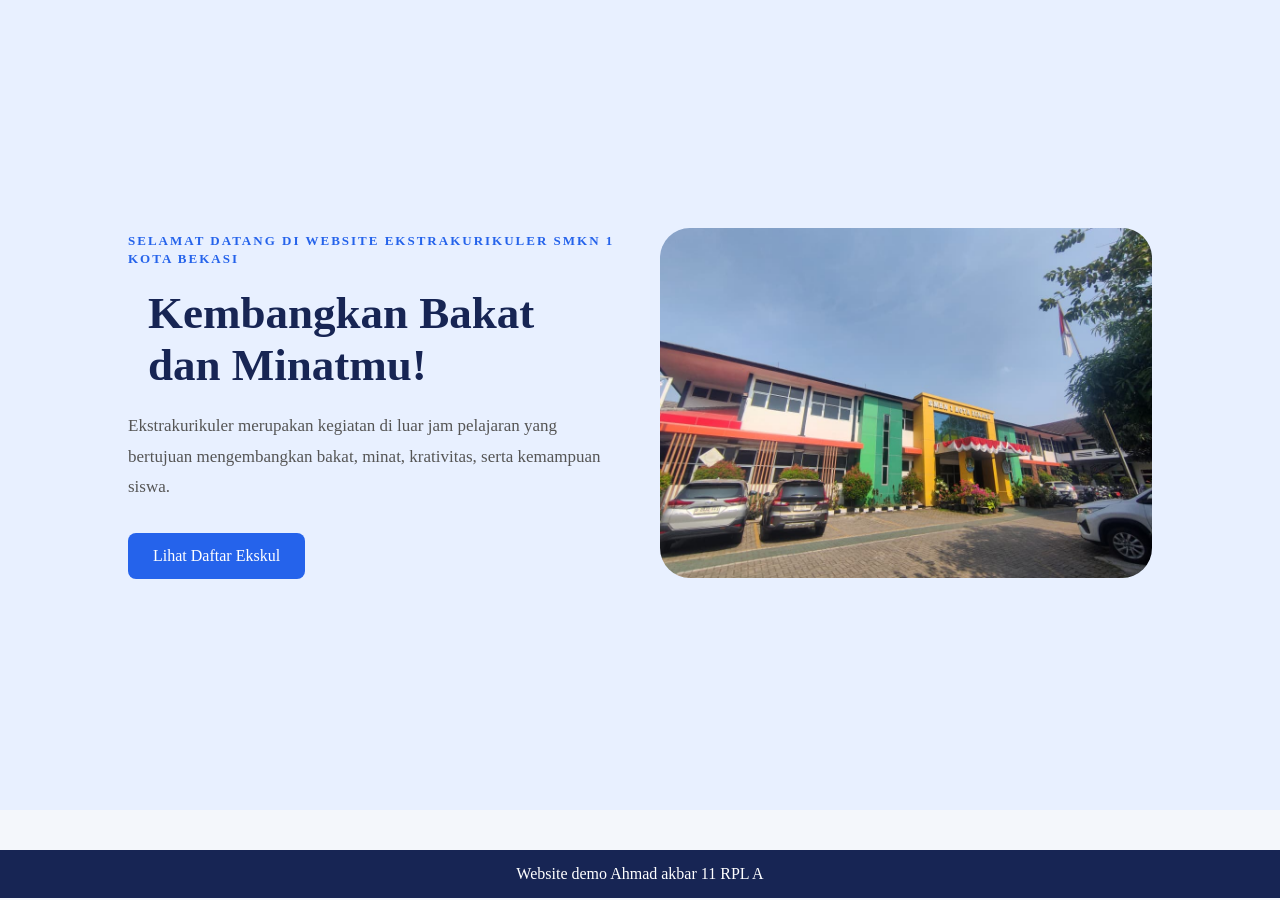
<file: index.html>
<!doctype html>
<html lang="en">
  <head>
    <meta charset="UTF-8" />
    <meta name="viewport" content="width=device-width, initial-scale=1.0" />
    <title>Ekstrakurikuler Sekolah</title>
    <link rel="stylesheet" href="style.css" />
  </head>
  <body>
    <section class="hero">
      <div class="hero-content">
        <span class="subtitle">
          SELAMAT DATANG DI WEBSITE EKSTRAKURIKULER SMKN 1 KOTA BEKASI</span
        >
        <h1>Kembangkan Bakat dan Minatmu!</h1>
        <p>
          Ekstrakurikuler merupakan kegiatan di luar jam pelajaran yang
          bertujuan mengembangkan bakat, minat, krativitas, serta kemampuan
          siswa.
        </p>
        <a href="ekskul.html" class="btn">Lihat Daftar Ekskul</a>
      </div>
      <div class="hero-image">
        <img src="Foto/Foto SMKN 1.jpeg" alt="Foto Sekolah" />
      </div>
    </section>
    <footer>
      <p>Website demo Ahmad akbar 11 RPL A</p>
    </footer>
  </body>
</html>
</file>
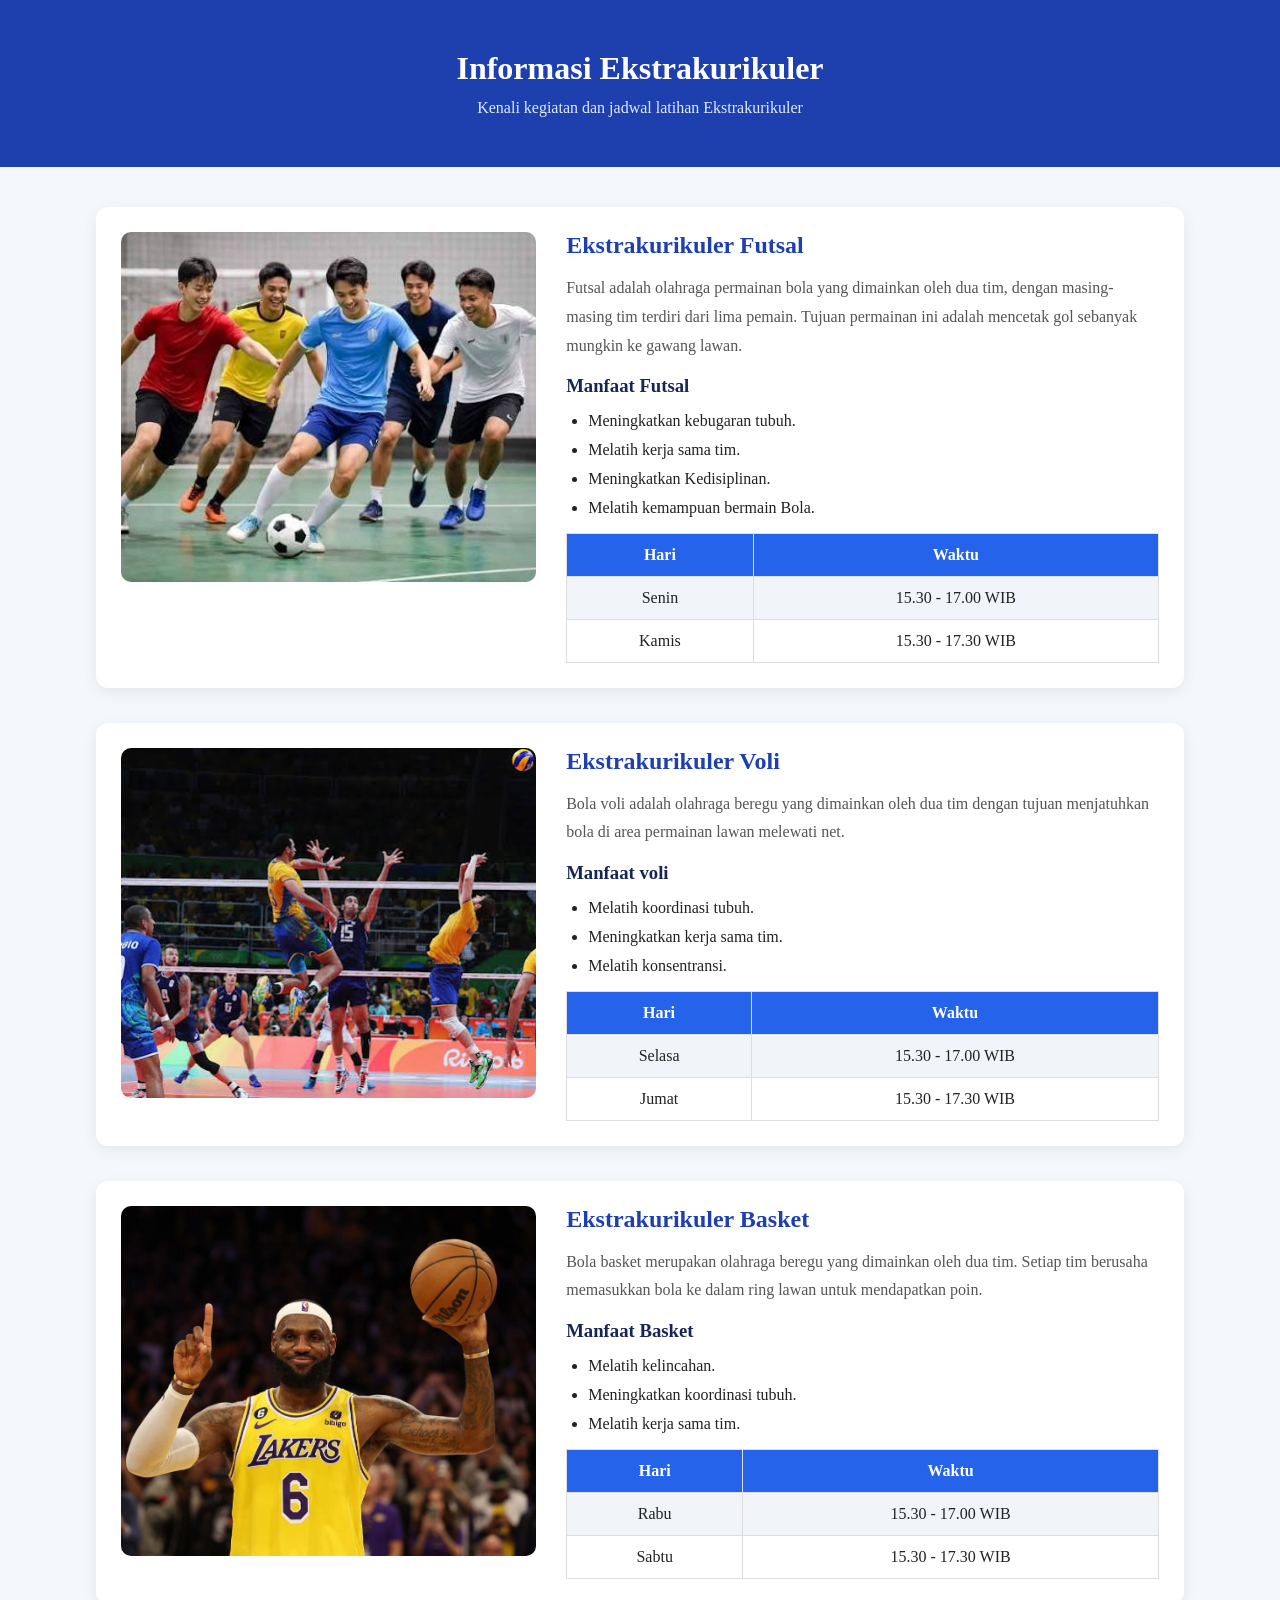
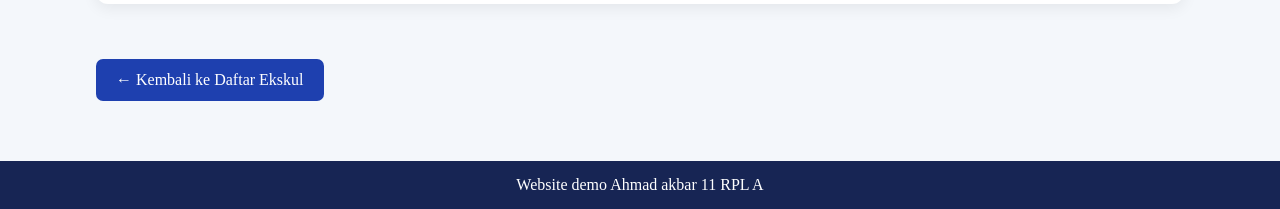
<file: detail.html>
<!doctype html>
<html lang="en">
  <head>
    <meta charset="UTF-8" />
    <meta name="viewport" content="width=device-width, initial-scale=1.0" />
    <title>Detail Ekskul</title>
    <link rel="stylesheet" href="style.css" />
  </head>
  <body>
    <header class="page-header">
      <h1>Informasi Ekstrakurikuler</h1>
      <p>Kenali kegiatan dan jadwal latihan Ekstrakurikuler</p>
    </header>
    <main class="detail-container">
      <!-- detail futsal -->
      <section class="detail-card" id="futsal">
        <img src="Foto/futsal.jpg" alt="Futsal" />
        <div class="detail-content">
          <h2>Ekstrakurikuler Futsal</h2>
          <p>
            Futsal adalah olahraga permainan bola yang dimainkan oleh dua tim,
            dengan masing-masing tim terdiri dari lima pemain. Tujuan permainan
            ini adalah mencetak gol sebanyak mungkin ke gawang lawan.
          </p>
          <h3>Manfaat Futsal</h3>
          <ul>
            <li>Meningkatkan kebugaran tubuh.</li>
            <li>Melatih kerja sama tim.</li>
            <li>Meningkatkan Kedisiplinan.</li>
            <li>Melatih kemampuan bermain Bola.</li>
          </ul>
          <table>
            <tr>
              <th>Hari</th>
              <th>Waktu</th>
            </tr>
            <tr>
              <td>Senin</td>
              <td>15.30 - 17.00 WIB</td>
            </tr>
            <tr>
              <td>Kamis</td>
              <td>15.30 - 17.30 WIB</td>
            </tr>
          </table>
        </div>
      </section>

      <!-- detail voli -->
      <section class="detail-card" id="voli">
        <img src="Foto/volly.jpg" alt="voli" />
        <div class="detail-content">
          <h2>Ekstrakurikuler Voli</h2>
          <p>
            Bola voli adalah olahraga beregu yang dimainkan oleh dua tim dengan
            tujuan menjatuhkan bola di area permainan lawan melewati net.
          </p>
          <h3>Manfaat voli</h3>
          <ul>
            <li>Melatih koordinasi tubuh.</li>
            <li>Meningkatkan kerja sama tim.</li>
            <li>Melatih konsentransi.</li>
          </ul>
          <table>
            <tr>
              <th>Hari</th>
              <th>Waktu</th>
            </tr>
            <tr>
              <td>Selasa</td>
              <td>15.30 - 17.00 WIB</td>
            </tr>
            <tr>
              <td>Jumat</td>
              <td>15.30 - 17.30 WIB</td>
            </tr>
          </table>
        </div>
      </section>

      <!-- detail basket -->
      <section class="detail-card" id="basket">
        <img src="Foto/lebron.jpg" alt="Basket" />
        <div class="detail-content">
          <h2>Ekstrakurikuler Basket</h2>
          <p>
            Bola basket merupakan olahraga beregu yang dimainkan oleh dua tim.
            Setiap tim berusaha memasukkan bola ke dalam ring lawan untuk
            mendapatkan poin.
          </p>
          <h3>Manfaat Basket</h3>
          <ul>
            <li>Melatih kelincahan.</li>
            <li>Meningkatkan koordinasi tubuh.</li>
            <li>Melatih kerja sama tim.</li>
          </ul>
          <table>
            <tr>
              <th>Hari</th>
              <th>Waktu</th>
            </tr>
            <tr>
              <td>Rabu</td>
              <td>15.30 - 17.00 WIB</td>
            </tr>
            <tr>
              <td>Sabtu</td>
              <td>15.30 - 17.30 WIB</td>
            </tr>
          </table>
        </div>
      </section>
      <a href="ekskul.html" class="back-btn"> ← Kembali ke Daftar Ekskul </a>
    </main>
    <footer>
      <p>Website demo Ahmad akbar 11 RPL A</p>
    </footer>
  </body>
</html>
</file>
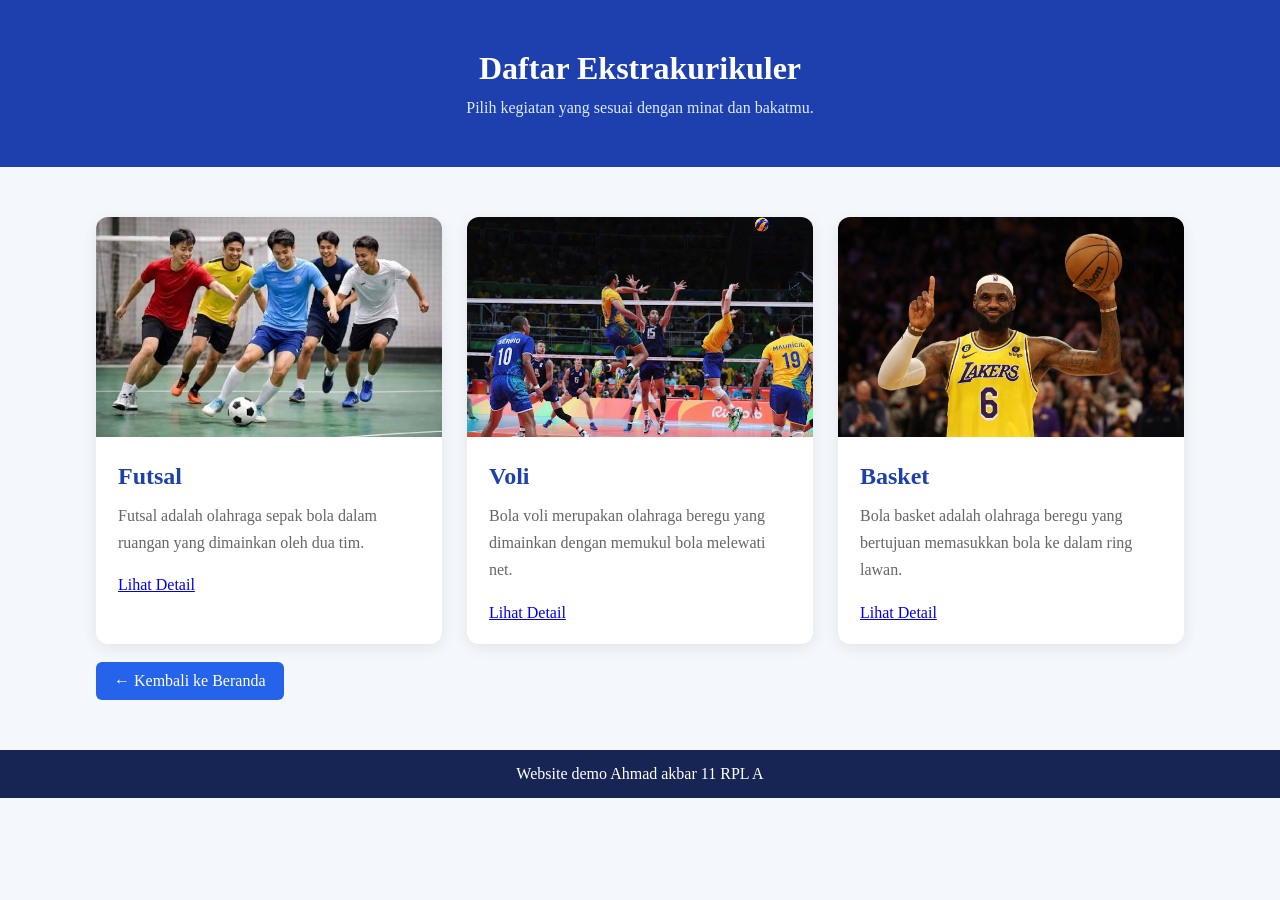
<file: ekskul.html>
<!doctype html>
<html lang="en">
  <head>
    <meta charset="UTF-8" />
    <meta name="viewport" content="width=device-width, initial-scale=1.0" />
    <title>Daftar Ekskul</title>
    <link rel="stylesheet" href="style.css" />
  </head>
  <body>
    <header class="page-header">
      <h1>Daftar Ekstrakurikuler</h1>
      <p>Pilih kegiatan yang sesuai dengan minat dan bakatmu.</p>
    </header>

    <main class="container">
      <div class="card-container">
        <!-- FUTSAL -->
        <div class="card">
          <a href="detail.html#futsal">
            <img src="Foto/futsal.jpg" alt="Ekskul Futsal" />
          </a>
          <div class="card-content">
            <h2>Futsal</h2>
            <p>
              Futsal adalah olahraga sepak bola dalam ruangan yang dimainkan
              oleh dua tim.
            </p>
            <a href="detail.html#futsal" class="btn-card"> Lihat Detail </a>
          </div>
        </div>

        <!-- VOLI -->
        <div class="card">
          <a href="detail.html#voli">
            <img src="Foto/volly.jpg" alt="Ekskul Voli" />
          </a>
          <div class="card-content">
            <h2>Voli</h2>
            <p>
              Bola voli merupakan olahraga beregu yang dimainkan dengan memukul
              bola melewati net.
            </p>
            <a href="detail.html#voli" class="btn-card"> Lihat Detail </a>
          </div>
        </div>

        <!-- BASKET -->
        <div class="card">
          <a href="detail.html#basket">
            <img src="Foto/lebron.jpg" alt="Ekskul Basket" />
          </a>
          <div class="card-content">
            <h2>Basket</h2>
            <p>
              Bola basket adalah olahraga beregu yang bertujuan memasukkan bola
              ke dalam ring lawan.
            </p>
            <a href="detail.html#basket" class="btn-card"> Lihat Detail </a>
          </div>
        </div>
      </div>
      <br />
      <a href="index.html" class="back-card">← Kembali ke Beranda</a>
    </main>
    <footer>
      <p>Website demo Ahmad akbar 11 RPL A</p>
    </footer>
  </body>
</html>
</file>
<file: style.css>
* {
  margin: 0;
  padding: 0;
  box-sizing: border-box;
  font-family: "Times New Roman", Times, serif;
}
body {
  background-color: #f4f7fb;
  color: #222;
}
/* halaman 1 */
.hero {
  min-height: 90vh;
  display: flex;
  align-items: center;
  justify-content: space-between;
  gap: 40px;
  padding: 60px 10%;
  background: #e8f0ff;
}
.hero-content {
  flex: 1;
}
.subtitle {
  color: #2563eb;
  font-weight: bold;
  letter-spacing: 2px;
  font-size: 13px;
}
.hero h1 {
  font-size: 45px;
  margin: 20px;
  color: #172554;
}
.hero p {
  font-size: 17px;
  line-height: 1.8;
  margin-bottom: 30px;
  color: #555;
}
.hero-image {
  flex: 1;
}
.hero-image img {
  width: 100%;
  height: 350px;
  object-fit: cover;
  border-radius: 30px;
}
.btn {
  display: inline-block;
  background: #2563eb;
  color: white;
  text-decoration: none;
  padding: 14px 25px;
  border-radius: 8px;
  transition: 0.3s;
}
.btn:hover {
  background: #1e40af;
}
footer {
  text-align: center;
  background: #172554;
  color: white;
  padding: 15px;
  margin-top: 40px;
}
/* header halaman */
.page-header {
  text-align: center;
  background: #1e40af;
  color: white;
  padding: 50px 20px;
}
.page-header h1 {
  margin-bottom: 12px;
  font-size: 32px;
}
.page-header p {
  color: #dbeafe;
}
/* Halaman 2 */
.container {
  width: 85%;
  margin: 50px auto;
}

.card-container {
  display: grid;
  grid-template-columns: repeat(3, 1fr);
  gap: 25px;
}

.card {
  background: white;
  border-radius: 12px;
  overflow: hidden;
  box-shadow: 0 4px 15px rgba(0, 0, 0, 0.08);
  transition: 0.3s;
}

.card:hover {
  transform: translateY(-7px);
}

.card img {
  width: 100%;
  height: 220px;
  object-fit: cover;
  cursor: pointer;
}

.card-content {
  padding: 22px;
}

.card-content h2 {
  color: #1e40af;
  margin-bottom: 12px;
}

.card-content p {
  color: #666;
  line-height: 1.7;
  margin-bottom: 20px;
}

.back-card {
  display: inline-block;
  background: #2563eb;
  color: white;
  text-decoration: none;
  padding: 10px 18px;
  border-radius: 6px;
}
/* halaman 3 */
.detail-container {
  width: 85%;
  margin: 40px auto;
}

.detail-card {
  background: white;
  display: flex;
  gap: 30px;
  padding: 25px;
  margin-bottom: 35px;
  border-radius: 12px;
  box-shadow: 0 4px 15px rgba(0, 0, 0, 0.07);
  scroll-margin-top: 20px;
}

.detail-card img {
  width: 40%;
  height: 350px;
  object-fit: cover;
  border-radius: 10px;
}

.detail-content {
  flex: 1;
}

.detail-content h2 {
  color: #1e40af;
  margin-bottom: 15px;
}

.detail-content p {
  line-height: 1.8;
  color: #555;
  margin-bottom: 15px;
}

.detail-content h3 {
  margin: 15px 0 10px;
  color: #172554;
}

.detail-content ul {
  padding-left: 22px;
  line-height: 1.8;
}

/* tabel jadwal */
table {
  width: 100%;
  border-collapse: collapse;
  margin-top: 10px;
}
th,
td {
  border: 1px solid #ddd;
  padding: 12px;
  text-align: center;
}
th {
  background: #2563eb;
  color: white;
}
tr:nth-child(even) {
  background: #f1f5f9;
}

/* tombol kembali */
.back-btn {
  display: inline-block;
  margin: 20px 0;
  padding: 12px 20px;
  background: #1e40af;
  color: white;
  text-decoration: none;
  border-radius: 7px;
}
/* footer {
  text-align: center;
  background: #172554;
  color: white;
  padding: 20px;
  margin-top: 40px;
} */

/* RESPONSIVE */
@media (max-width: 768px) {
  .hero {
    flex-direction: column;
    text-align: center;
    padding: 40px 6%;
  }

  .hero h1 {
    font-size: 32px;
  }

  .hero-image img {
    height: 250px;
  }

  .card-container {
    grid-template-columns: 1fr;
  }

  .detail-card {
    flex-direction: column;
  }

  .detail-card img {
    width: 100%;
    height: 230px;
  }

  .container,
  .detail-container {
    width: 90%;
  }
}
</file>
